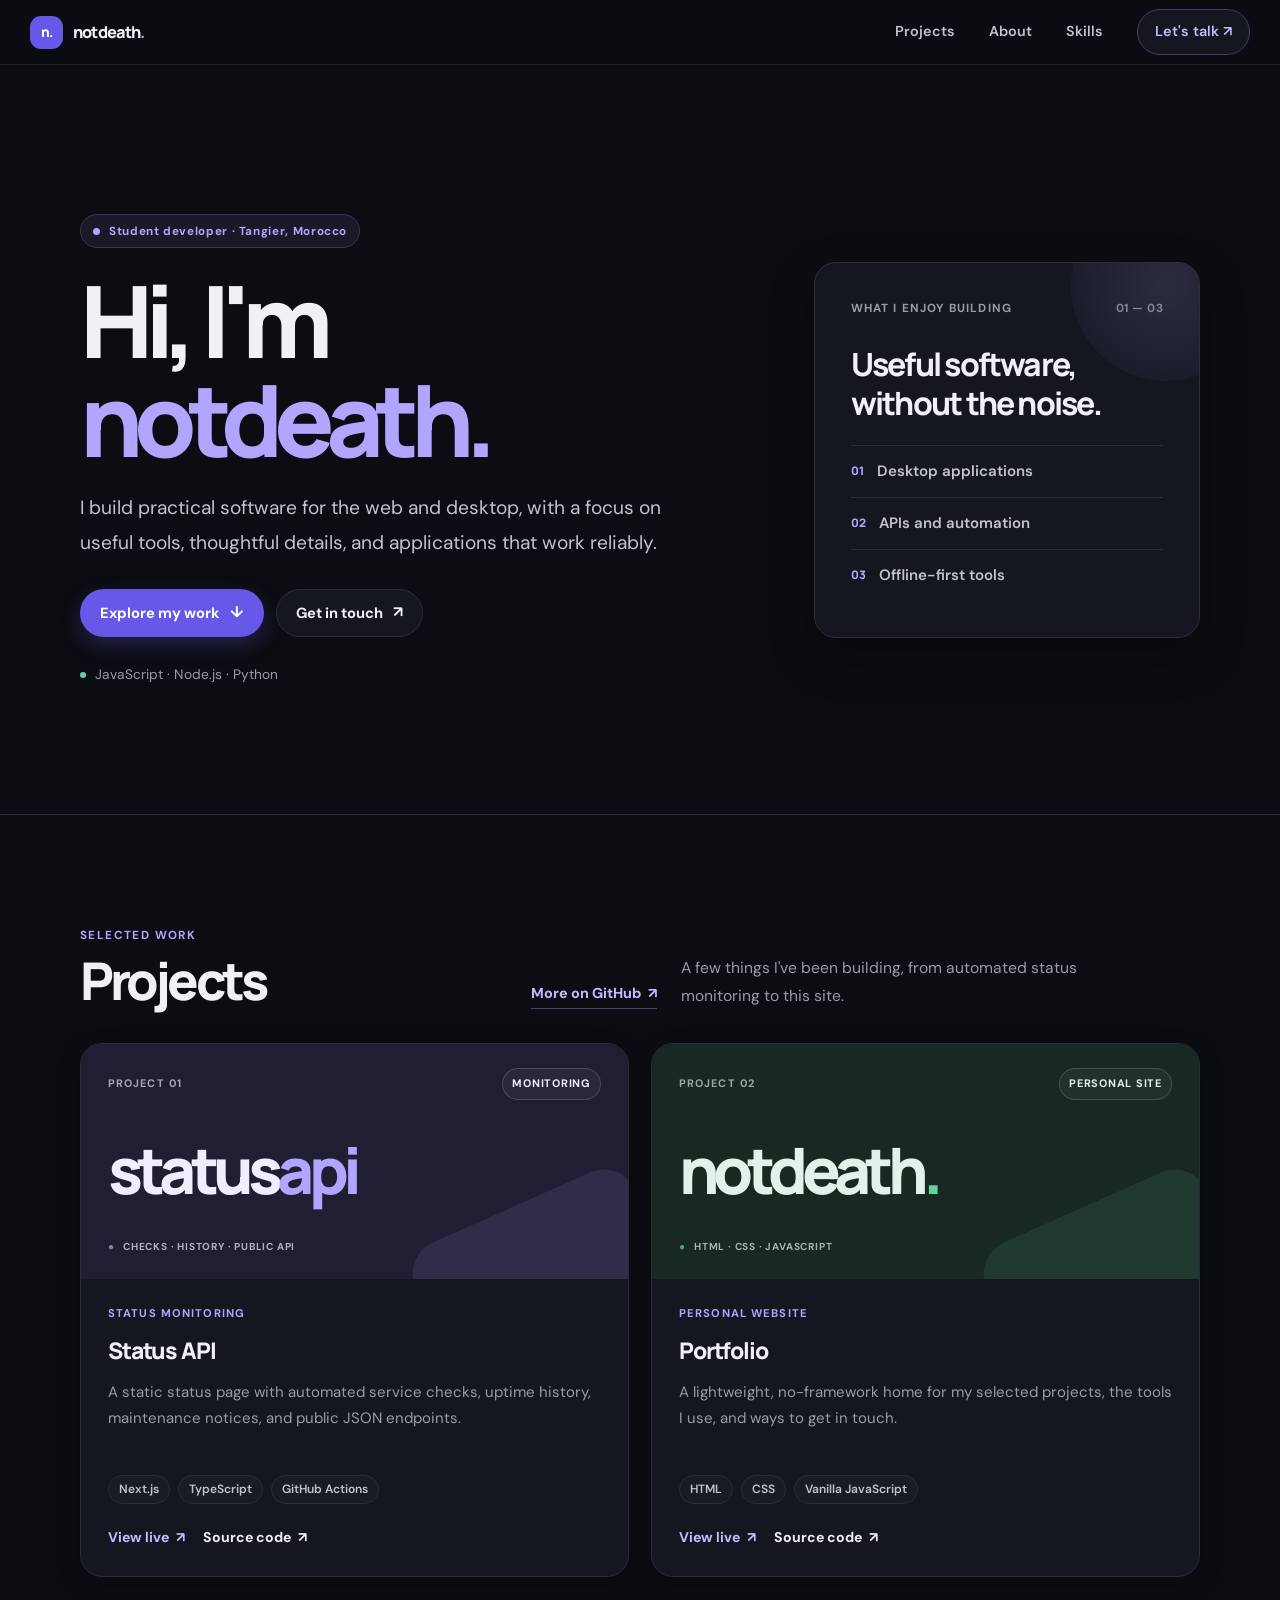
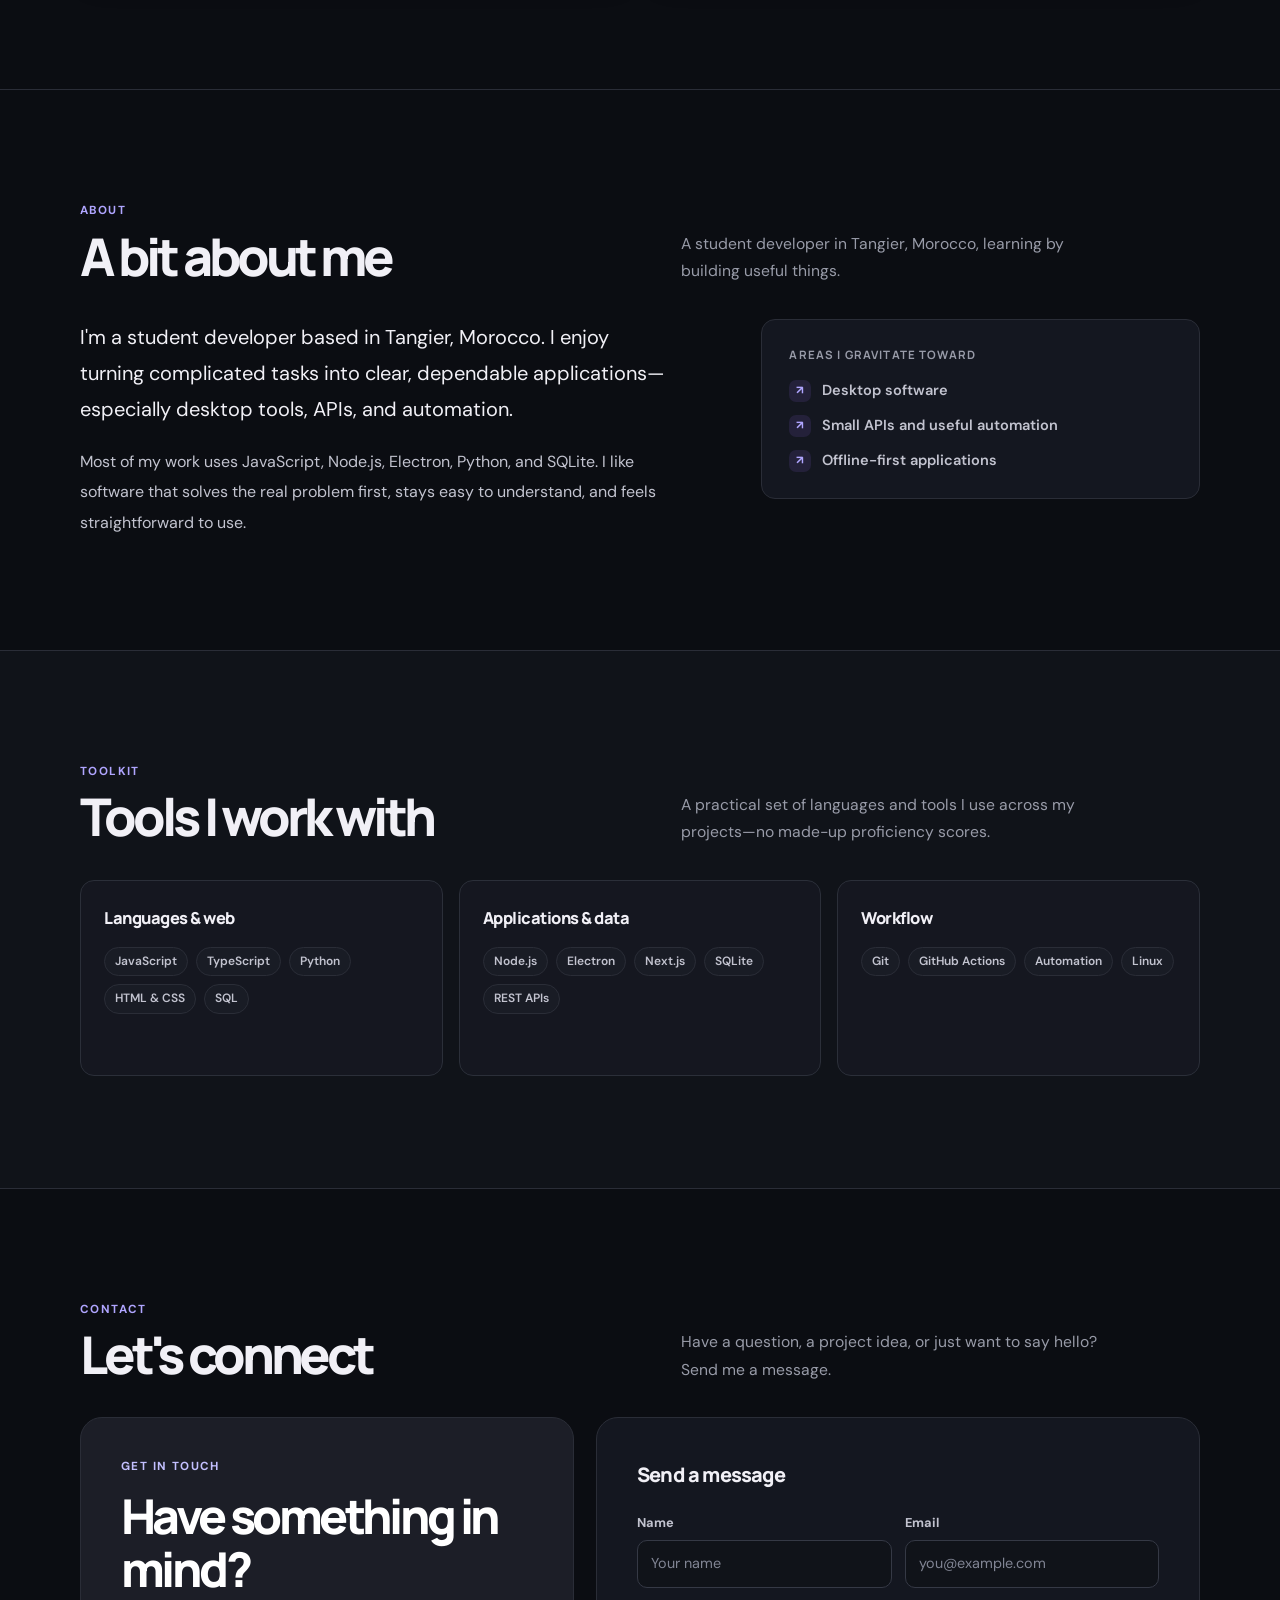
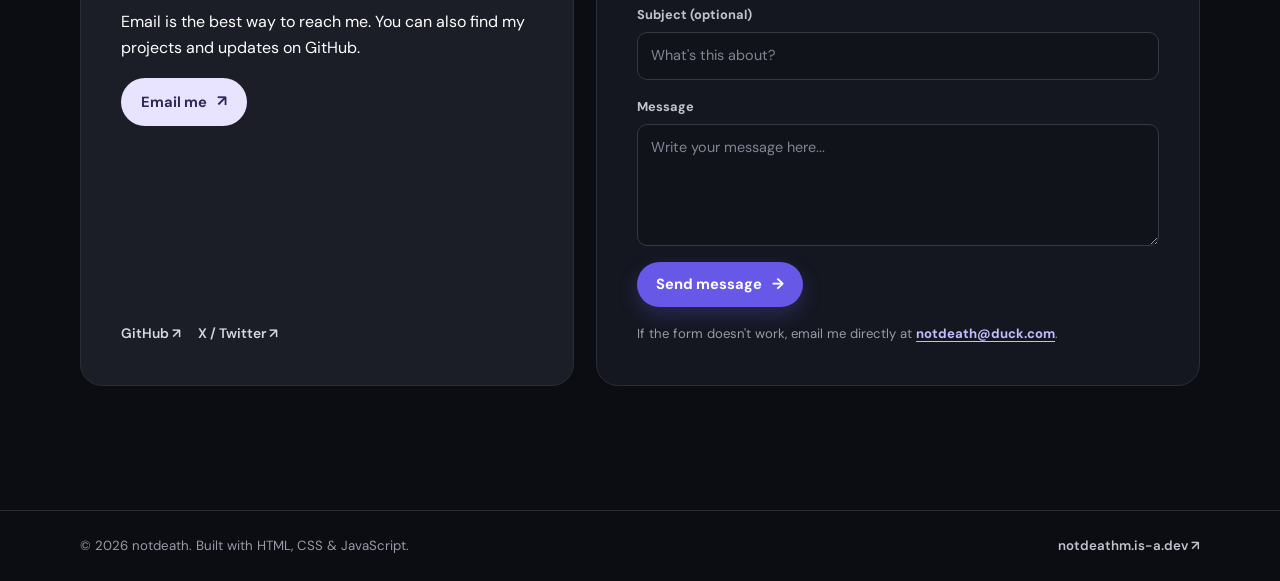
<file: index.html>
<!doctype html>
<html lang="en">
<head>
  <meta charset="utf-8">
  <meta name="viewport" content="width=device-width, initial-scale=1">
    <meta name="theme-color" content="#0b0d12">
  <meta name="description" content="Portfolio of notdeath, a student developer in Tangier, Morocco. Building useful web tools, desktop applications, and automation.">
  <meta name="author" content="notdeath">
  <meta property="og:type" content="website">
  <meta property="og:title" content="notdeath — Developer Portfolio">
  <meta property="og:description" content="A student developer building useful web tools, desktop applications, and automation from Tangier, Morocco.">
  <meta property="og:url" content="https://notdeathm.is-a.dev/">
  <meta name="twitter:card" content="summary">
  <link rel="canonical" href="https://notdeathm.is-a.dev/">
  <link rel="icon" type="image/png" href="/assets/icon.png">
  <link rel="manifest" href="/manifest.json">
  <link rel="preconnect" href="https://fonts.googleapis.com">
  <link rel="preconnect" href="https://fonts.gstatic.com" crossorigin>
  <link href="https://fonts.googleapis.com/css2?family=DM+Sans:wght@400;500;600;700&family=Manrope:wght@500;600;700;800&display=swap" rel="stylesheet">
  <title>notdeath — Developer Portfolio</title>

  <script type="application/ld+json">
    {
      "@context": "https://schema.org",
      "@type": "Person",
      "name": "notdeath",
      "url": "https://notdeathm.is-a.dev/",
      "jobTitle": "Student Developer",
      "address": {
        "@type": "PostalAddress",
        "addressLocality": "Tangier",
        "addressCountry": "Morocco"
      },
      "sameAs": ["https://github.com/notdeathm"]
    }
  </script>

  <!-- Google Analytics -->
  <script async src="https://www.googletagmanager.com/gtag/js?id=G-TZQLCC0LL8"></script>
  <script>
    window.dataLayer = window.dataLayer || [];
    function gtag() { window.dataLayer.push(arguments); }
    gtag('js', new Date());
    gtag('config', 'G-TZQLCC0LL8');
  </script>

  <style>
    :root {
      color-scheme: dark;
      --page: #0b0d12;
      --surface: #141720;
      --ink: #f1f0f6;
      --ink-soft: #c2c3cf;
      --muted: #989ba8;
      --line: #2a2d37;
      --accent: #b0a5ff;
      --accent-dark: #c3bbff;
      --accent-strong: #6758e8;
      --accent-strong-hover: #5949d6;
      --accent-soft: #24213a;
      --green: #62d2a0;
      --shadow: 0 18px 45px rgba(0, 0, 0, 0.28);
      --shadow-small: 0 8px 24px rgba(0, 0, 0, 0.2);
      --font-body: "DM Sans", -apple-system, BlinkMacSystemFont, "Segoe UI", sans-serif;
      --font-display: "Manrope", "DM Sans", -apple-system, BlinkMacSystemFont, "Segoe UI", sans-serif;
      --container: 1120px;
      --radius: 22px;
      --radius-small: 14px;
      --ease: cubic-bezier(0.2, 0.7, 0.2, 1);
    }

    *,
    *::before,
    *::after {
      box-sizing: border-box;
    }

    html {
      scroll-behavior: smooth;
      scroll-padding-top: 92px;
      background: var(--page);
    }

    body {
      min-width: 320px;
      margin: 0;
      background: var(--page);
      color: var(--ink);
      font-family: var(--font-body);
      font-size: 16px;
      line-height: 1.65;
      -webkit-font-smoothing: antialiased;
      text-rendering: optimizeLegibility;
    }

    body,
    button,
    input,
    textarea {
      font-family: var(--font-body);
    }

    a {
      color: inherit;
    }

    button,
    input,
    textarea {
      font: inherit;
    }

    ::selection {
      background: #403a63;
      color: #ffffff;
    }

    :focus-visible {
      outline: 3px solid rgba(176, 165, 255, 0.65);
      outline-offset: 4px;
    }

    .container {
      width: min(var(--container), calc(100% - 48px));
      margin-inline: auto;
    }

    .skip-link {
      position: fixed;
      top: 12px;
      left: 12px;
      z-index: 100;
      padding: 10px 14px;
      transform: translateY(-160%);
      border-radius: 10px;
      background: var(--accent-strong);
      color: #fff;
      text-decoration: none;
      transition: transform 180ms ease;
    }

    .skip-link:focus {
      transform: translateY(0);
    }

    /* Header and navigation */
    .site-header {
      position: fixed;
      top: 0;
      left: 0;
      z-index: 20;
      width: 100%;
      transform: none;
      border: 0;
      border-bottom: 1px solid rgba(255, 255, 255, 0.08);
      border-radius: 0;
      background: rgba(11, 13, 18, 0.94);
      box-shadow: none;
      backdrop-filter: blur(18px);
      -webkit-backdrop-filter: blur(18px);
      transition: top 420ms var(--ease), left 420ms var(--ease), width 420ms var(--ease), transform 420ms var(--ease), border-radius 420ms var(--ease), border-color 240ms ease, background-color 240ms ease, box-shadow 320ms ease;
    }

    .site-header.is-scrolled {
      top: 14px;
      left: 50%;
      width: min(1160px, calc(100% - 32px));
      transform: translateX(-50%);
      border: 1px solid rgba(255, 255, 255, 0.13);
      border-radius: 999px;
      background: rgba(20, 23, 32, 0.96);
      box-shadow: 0 16px 38px rgba(0, 0, 0, 0.32);
    }

    .nav-shell {
      position: relative;
      display: flex;
      width: 100%;
      min-height: 64px;
      align-items: center;
      justify-content: space-between;
      gap: 24px;
      padding: 0 clamp(16px, 3vw, 30px);
      transition: min-height 420ms var(--ease);
    }

    .site-header.is-scrolled .nav-shell {
      min-height: 60px;
    }

    main {
      padding-top: 82px;
    }

    .brand {
      display: inline-flex;
      align-items: center;
      gap: 10px;
      color: var(--ink);
      font-family: var(--font-display);
      font-size: 1.02rem;
      font-weight: 800;
      letter-spacing: -0.05em;
      text-decoration: none;
      white-space: nowrap;
    }

    .brand-mark {
      display: grid;
      width: 33px;
      height: 33px;
      place-items: center;
      border-radius: 11px;
      background: var(--accent-strong);
      color: #fff;
      font-size: 0.86rem;
      letter-spacing: -0.08em;
    }

    .brand-name span {
      color: var(--accent);
    }

    .primary-navigation {
      display: flex;
      align-items: center;
      gap: clamp(18px, 3vw, 34px);
    }

    .primary-navigation a {
      color: var(--ink-soft);
      font-size: 0.9rem;
      font-weight: 600;
      text-decoration: none;
      transition: color 160ms ease;
    }

    .primary-navigation a:hover {
      color: var(--accent);
    }

    .primary-navigation .nav-contact {
      padding: 10px 17px;
      border: 1px solid #423d63;
      border-radius: 999px;
      background: var(--surface);
      color: var(--accent-dark);
    }

    .primary-navigation .nav-contact:hover {
      border-color: var(--accent);
      background: var(--accent-soft);
    }

    .menu-toggle {
      display: none;
      align-items: center;
      justify-content: center;
      gap: 9px;
      min-height: 42px;
      padding: 0 14px;
      border: 1px solid var(--line);
      border-radius: 999px;
      background: var(--surface);
      color: var(--ink);
      font-size: 0.88rem;
      font-weight: 700;
      cursor: pointer;
    }

    .menu-icon {
      display: grid;
      gap: 4px;
    }

    .menu-icon span {
      display: block;
      width: 14px;
      height: 1.5px;
      border-radius: 99px;
      background: currentColor;
      transition: transform 180ms ease;
    }

    .menu-toggle[aria-expanded="true"] .menu-icon span:first-child {
      transform: translateY(2.75px) rotate(45deg);
    }

    .menu-toggle[aria-expanded="true"] .menu-icon span:last-child {
      transform: translateY(-2.75px) rotate(-45deg);
    }

    /* Hero */
    .hero {
      display: grid;
      grid-template-columns: minmax(0, 1.25fr) minmax(290px, 0.75fr);
      align-items: center;
      gap: clamp(42px, 7vw, 94px);
      padding-block: clamp(76px, 11vw, 132px) clamp(84px, 10vw, 132px);
    }

    .eyebrow,
    .section-kicker {
      margin: 0;
      color: var(--accent);
      font-size: 0.73rem;
      font-weight: 700;
      letter-spacing: 0.12em;
      line-height: 1.4;
      text-transform: uppercase;
    }

    .eyebrow {
      display: inline-flex;
      align-items: center;
      gap: 9px;
      margin-bottom: 23px;
      padding: 8px 12px;
      border: 1px solid #393451;
      border-radius: 999px;
      background: #1b1928;
      letter-spacing: 0.055em;
      text-transform: none;
    }

    .eyebrow-mark {
      width: 7px;
      height: 7px;
      border-radius: 50%;
      background: var(--accent);
    }

    h1,
    h2,
    h3,
    p {
      margin-top: 0;
    }

    h1,
    h2,
    h3 {
      font-family: var(--font-display);
    }

    .hero h1 {
      max-width: 730px;
      margin-bottom: 22px;
      font-size: clamp(3.4rem, 7.8vw, 6.7rem);
      font-weight: 800;
      letter-spacing: -0.085em;
      line-height: 0.99;
    }

    .hero h1 span {
      color: var(--accent);
    }

    .hero-lede {
      max-width: 630px;
      margin-bottom: 29px;
      color: var(--ink-soft);
      font-size: clamp(1.08rem, 1.7vw, 1.2rem);
      line-height: 1.8;
    }

    .hero-actions,
    .project-actions {
      display: flex;
      flex-wrap: wrap;
      align-items: center;
      gap: 12px;
    }

    .button {
      display: inline-flex;
      min-height: 48px;
      align-items: center;
      justify-content: center;
      gap: 10px;
      padding: 0 19px;
      border: 1px solid transparent;
      border-radius: 999px;
      font-size: 0.92rem;
      font-weight: 700;
      text-decoration: none;
      transition: transform 180ms var(--ease), background-color 180ms ease, border-color 180ms ease, box-shadow 180ms ease;
    }

    .button:hover {
      transform: translateY(-2px);
    }

    .button-primary {
      background: var(--accent-strong);
      box-shadow: 0 8px 20px rgba(113, 98, 245, 0.24);
      color: #fff;
    }

    .button-primary:hover {
      background: var(--accent-strong-hover);
      box-shadow: 0 10px 24px rgba(113, 98, 245, 0.32);
    }

    .button-secondary {
      border-color: var(--line);
      background: var(--surface);
      color: var(--ink);
    }

    .button-secondary:hover {
      border-color: #514b7a;
      background: #201d31;
    }

    .button-arrow {
      font-size: 1.05em;
      line-height: 1;
    }

    .hero-note {
      display: flex;
      align-items: center;
      gap: 9px;
      margin: 26px 0 0;
      color: var(--muted);
      font-size: 0.86rem;
    }

    .hero-note-mark {
      width: 6px;
      height: 6px;
      border-radius: 50%;
      background: var(--green);
    }

    .focus-card {
      position: relative;
      overflow: hidden;
      padding: clamp(25px, 3.4vw, 36px);
      border: 1px solid #302d3b;
      border-radius: var(--radius);
      background: var(--surface);
      box-shadow: var(--shadow);
    }

    .focus-card::after {
      position: absolute;
      top: -72px;
      right: -62px;
      width: 190px;
      height: 190px;
      border-radius: 50%;
      background: radial-gradient(circle, rgba(176, 165, 255, 0.15), rgba(176, 165, 255, 0));
      content: "";
      pointer-events: none;
    }

    .focus-card-head {
      display: flex;
      align-items: center;
      justify-content: space-between;
      gap: 16px;
      margin-bottom: 27px;
      color: var(--muted);
      font-size: 0.73rem;
      font-weight: 700;
      letter-spacing: 0.1em;
      text-transform: uppercase;
    }

    .focus-card-head span:last-child {
      color: #7f8291;
      letter-spacing: 0.04em;
    }

    .focus-card h2 {
      max-width: 330px;
      margin-bottom: 22px;
      font-size: clamp(1.55rem, 2.7vw, 2rem);
      font-weight: 750;
      letter-spacing: -0.055em;
      line-height: 1.22;
    }

    .focus-list {
      display: grid;
      gap: 0;
      margin: 0;
      padding: 0;
      list-style: none;
    }

    .focus-list li {
      display: flex;
      align-items: center;
      gap: 13px;
      padding: 13px 0;
      border-top: 1px solid var(--line);
      color: var(--ink-soft);
      font-size: 0.94rem;
      font-weight: 600;
    }

    .focus-list li span {
      color: var(--accent);
      font-family: var(--font-display);
      font-size: 0.73rem;
      font-weight: 800;
      letter-spacing: 0.03em;
    }

    /* Shared sections */
    .section {
      padding-block: clamp(70px, 9vw, 112px);
      border-top: 1px solid var(--line);
    }

    .section-heading {
      display: grid;
      grid-template-columns: minmax(0, 1fr) minmax(250px, 0.9fr);
      align-items: end;
      gap: 24px;
      margin-bottom: 34px;
    }

    .section-heading-row {
      display: flex;
      min-width: 0;
      align-items: flex-end;
      justify-content: space-between;
      gap: 20px;
    }

    .section-kicker {
      margin-bottom: 10px;
    }

    .section-heading h2 {
      margin-bottom: 0;
      font-size: clamp(2.1rem, 4.3vw, 3.25rem);
      font-weight: 800;
      letter-spacing: -0.075em;
      line-height: 1.08;
    }

    .section-heading-copy {
      max-width: 440px;
      margin: 0;
      color: var(--muted);
      font-size: 0.98rem;
      line-height: 1.75;
    }

    .text-link {
      display: inline-flex;
      flex: 0 0 auto;
      align-items: center;
      gap: 7px;
      padding-bottom: 3px;
      border-bottom: 1px solid #4c466e;
      color: var(--accent-dark);
      font-size: 0.9rem;
      font-weight: 700;
      text-decoration: none;
      transition: border-color 160ms ease, color 160ms ease;
    }

    .text-link:hover {
      border-color: var(--accent);
      color: var(--accent);
    }

    /* Featured projects */
    .projects-grid {
      display: grid;
      grid-template-columns: repeat(2, minmax(0, 1fr));
      gap: 22px;
    }

    .project-card {
      overflow: hidden;
      border: 1px solid var(--line);
      border-radius: var(--radius);
      background: var(--surface);
      box-shadow: var(--shadow-small);
      transition: transform 220ms var(--ease), box-shadow 220ms var(--ease), border-color 220ms ease;
    }

    .project-card:hover {
      transform: translateY(-4px);
      border-color: #48435d;
      box-shadow: var(--shadow);
    }

    .project-cover {
      position: relative;
      display: flex;
      min-height: 235px;
      flex-direction: column;
      justify-content: space-between;
      overflow: hidden;
      padding: 24px 27px;
    }

    .cover-status {
      background: #211e34;
      color: #f0edff;
    }

    .cover-portfolio {
      background: #182822;
      color: #e1f2e9;
    }

    .cover-status::before,
    .cover-portfolio::before {
      position: absolute;
      right: -34px;
      bottom: -72px;
      width: 240px;
      height: 150px;
      transform: rotate(-24deg);
      border-radius: 34px;
      background: rgba(176, 165, 255, 0.1);
      content: "";
    }

    .cover-portfolio::before {
      background: rgba(98, 210, 160, 0.1);
    }

    .cover-top,
    .cover-bottom {
      position: relative;
      z-index: 1;
      display: flex;
      align-items: center;
      justify-content: space-between;
      gap: 12px;
      font-size: 0.68rem;
      font-weight: 700;
      letter-spacing: 0.1em;
      text-transform: uppercase;
    }

    .cover-label {
      opacity: 0.65;
    }

    .cover-badge {
      padding: 6px 9px;
      border: 1px solid rgba(240, 237, 255, 0.16);
      border-radius: 999px;
      background: rgba(255, 255, 255, 0.045);
      letter-spacing: 0.07em;
    }

    .cover-portfolio .cover-badge {
      border-color: rgba(225, 242, 233, 0.16);
    }

    .cover-wordmark {
      position: relative;
      z-index: 1;
      margin: 13px 0;
      font-family: var(--font-display);
      font-size: clamp(2.65rem, 5vw, 4.3rem);
      font-weight: 800;
      letter-spacing: -0.09em;
      line-height: 1;
    }

    .cover-wordmark span {
      color: var(--accent);
    }

    .cover-portfolio .cover-wordmark span {
      color: var(--green);
    }

    .cover-bottom {
      justify-content: flex-start;
      gap: 8px;
      font-size: 0.63rem;
      letter-spacing: 0.08em;
      opacity: 0.7;
    }

    .cover-bottom span {
      color: var(--accent);
    }

    .cover-portfolio .cover-bottom span {
      color: var(--green);
    }

    .project-content {
      padding: 25px 27px 27px;
    }

    .project-type {
      margin-bottom: 9px;
      color: var(--accent);
      font-size: 0.7rem;
      font-weight: 700;
      letter-spacing: 0.1em;
      text-transform: uppercase;
    }

    .project-content h3 {
      margin-bottom: 9px;
      font-size: 1.43rem;
      font-weight: 800;
      letter-spacing: -0.05em;
    }

    .project-description {
      min-height: 77px;
      margin-bottom: 19px;
      color: var(--muted);
      font-size: 0.94rem;
      line-height: 1.75;
    }

    .tag-list {
      display: flex;
      flex-wrap: wrap;
      gap: 8px;
      margin: 0 0 22px;
      padding: 0;
      list-style: none;
    }

    .tag-list li {
      padding: 6px 10px;
      border: 1px solid var(--line);
      border-radius: 999px;
      background: #191c25;
      color: var(--ink-soft);
      font-size: 0.75rem;
      font-weight: 600;
      line-height: 1.3;
    }

    .project-actions {
      gap: 18px;
    }

    .project-actions a {
      display: inline-flex;
      align-items: center;
      gap: 7px;
      color: var(--ink);
      font-size: 0.88rem;
      font-weight: 700;
      text-decoration: none;
      transition: color 160ms ease;
    }

    .project-actions a:hover {
      color: var(--accent);
    }

    .project-actions a:first-child {
      color: var(--accent-dark);
    }

    /* About */
    .about-grid {
      display: grid;
      grid-template-columns: minmax(0, 1.15fr) minmax(260px, 0.85fr);
      gap: clamp(34px, 7vw, 88px);
      align-items: start;
    }

    .about-copy p {
      max-width: 690px;
      color: var(--ink-soft);
      font-size: 1rem;
      line-height: 1.9;
    }

    .about-copy p:first-child {
      color: var(--ink);
      font-size: clamp(1.12rem, 1.7vw, 1.25rem);
      line-height: 1.8;
    }

    .about-copy p:last-child {
      margin-bottom: 0;
    }

    .about-note {
      padding: 25px 27px;
      border: 1px solid var(--line);
      border-radius: var(--radius-small);
      background: var(--surface);
    }

    .about-note h3 {
      margin: 0 0 15px;
      color: var(--muted);
      font-size: 0.72rem;
      font-weight: 700;
      letter-spacing: 0.1em;
      text-transform: uppercase;
    }

    .about-note ul {
      display: grid;
      gap: 11px;
      margin: 0;
      padding: 0;
      list-style: none;
    }

    .about-note li {
      display: flex;
      align-items: center;
      gap: 11px;
      color: var(--ink-soft);
      font-size: 0.91rem;
      font-weight: 600;
    }

    .list-mark {
      display: grid;
      width: 22px;
      height: 22px;
      flex: 0 0 22px;
      place-items: center;
      border-radius: 7px;
      background: var(--accent-soft);
      color: var(--accent);
      font-size: 0.73rem;
      font-weight: 800;
    }

    /* Skills */
    .skills-section {
      background: #101319;
    }

    .toolkit-grid {
      display: grid;
      grid-template-columns: repeat(3, minmax(0, 1fr));
      gap: 16px;
    }

    .toolkit-card {
      min-height: 196px;
      padding: 23px;
      border: 1px solid #2b2f39;
      border-radius: var(--radius-small);
      background: rgba(22, 25, 33, 0.88);
    }

    .toolkit-card h3 {
      margin-bottom: 16px;
      font-size: 1.03rem;
      font-weight: 800;
      letter-spacing: -0.03em;
    }

    .toolkit-card .tag-list {
      gap: 8px;
      margin-bottom: 0;
    }

    /* Contact */
    .contact-section {
      padding-bottom: clamp(76px, 10vw, 124px);
    }

    .contact-layout {
      display: grid;
      grid-template-columns: minmax(0, 0.9fr) minmax(0, 1.1fr);
      gap: 22px;
      align-items: stretch;
    }

    .contact-copy,
    .contact-form-card {
      padding: clamp(25px, 4vw, 40px);
      border: 1px solid var(--line);
      border-radius: var(--radius);
      background: var(--surface);
    }

    .contact-copy {
      display: flex;
      flex-direction: column;
      align-items: flex-start;
      justify-content: space-between;
      background: #1c1e27;
      color: #fff;
    }

    .contact-copy .section-kicker {
      color: #c3c0ff;
    }

    .contact-copy h2 {
      max-width: 400px;
      margin: 14px 0 13px;
      font-size: clamp(2rem, 4vw, 3rem);
      font-weight: 800;
      letter-spacing: -0.075em;
      line-height: 1.12;
    }

    .contact-copy > p:not(.section-kicker) {
      max-width: 420px;
      margin-bottom: 25px;
      color: #cfced8;
      font-size: 0.94rem;
      line-height: 1.8;
    }

    .contact-copy .button-primary {
      background: #e8e4ff;
      box-shadow: none;
      color: #302a59;
    }

    .contact-copy .button-primary:hover {
      background: #f4f2ff;
    }

    .social-links {
      display: flex;
      flex-wrap: wrap;
      gap: 17px;
      margin-top: 29px;
    }

    .social-links a {
      color: #d8d7e1;
      font-size: 0.86rem;
      font-weight: 600;
      text-decoration: none;
      transition: color 160ms ease;
    }

    .social-links a:hover {
      color: #fff;
    }

    .contact-form-card {
      display: flex;
      flex-direction: column;
      justify-content: center;
    }

    .contact-form-card h3 {
      margin-bottom: 21px;
      font-size: 1.25rem;
      font-weight: 800;
      letter-spacing: -0.04em;
    }

    .contact-form {
      display: grid;
      gap: 16px;
    }

    .form-row {
      display: grid;
      grid-template-columns: repeat(2, minmax(0, 1fr));
      gap: 13px;
    }

    .form-group {
      display: grid;
      gap: 7px;
    }

    .form-group label {
      color: var(--ink-soft);
      font-size: 0.8rem;
      font-weight: 700;
    }

    .form-group input,
    .form-group textarea {
      width: 100%;
      min-height: 46px;
      padding: 11px 13px;
      border: 1px solid #353945;
      border-radius: 10px;
      outline: none;
      background: #101319;
      color: var(--ink);
      font-size: 0.9rem;
      transition: border-color 160ms ease, box-shadow 160ms ease, background-color 160ms ease;
    }

    .form-group input::placeholder,
    .form-group textarea::placeholder {
      color: #818594;
    }

    .form-group input:focus,
    .form-group textarea:focus {
      border-color: #948aff;
      background: #181b24;
      box-shadow: 0 0 0 3px rgba(176, 165, 255, 0.14);
    }

    .form-group textarea {
      min-height: 122px;
      resize: vertical;
    }

    .form-footer {
      display: flex;
      flex-wrap: wrap;
      align-items: center;
      gap: 13px;
    }

    .form-footer .button {
      min-height: 45px;
      border: 0;
      cursor: pointer;
    }

    .form-footer .button:disabled {
      cursor: wait;
      opacity: 0.7;
      transform: none;
    }

    .form-status {
      min-height: 1.4em;
      margin: 0;
      color: var(--green);
      font-size: 0.84rem;
      font-weight: 600;
    }

    .form-status.error {
      color: #ff9292;
    }

    .form-fallback {
      margin: 0;
      color: var(--muted);
      font-size: 0.82rem;
    }

    .form-fallback a {
      color: var(--accent-dark);
      font-weight: 700;
      text-underline-offset: 3px;
    }

    /* Footer */
    .site-footer {
      padding-block: 24px;
      border-top: 1px solid var(--line);
    }

    .footer-inner {
      display: flex;
      align-items: center;
      justify-content: space-between;
      gap: 16px;
      color: var(--muted);
      font-size: 0.83rem;
    }

    .footer-inner p {
      margin: 0;
    }

    .footer-site-link {
      color: var(--ink-soft);
      font-weight: 600;
      text-decoration: none;
    }

    .footer-site-link:hover {
      color: var(--accent);
    }

    @media (max-width: 900px) {
      .hero {
        grid-template-columns: minmax(0, 1.1fr) minmax(260px, 0.9fr);
        gap: 34px;
      }

      .section-heading {
        grid-template-columns: 1fr;
        align-items: start;
      }

      .section-heading-row {
        width: 100%;
      }

      .contact-layout {
        grid-template-columns: 1fr;
      }

      .contact-copy {
        min-height: 320px;
      }
    }

    @media (max-width: 720px) {
      .container {
        width: min(var(--container), calc(100% - 36px));
      }

      .nav-shell {
        min-height: 68px;
      }

      .menu-toggle {
        display: inline-flex;
      }

      .primary-navigation {
        position: absolute;
        top: calc(100% + 8px);
        right: 0;
        left: 0;
        display: none;
        align-items: stretch;
        gap: 2px;
        padding: 9px;
        border: 1px solid var(--line);
        border-radius: 16px;
        background: var(--surface);
        box-shadow: var(--shadow);
      }

      .primary-navigation.is-open {
        display: flex;
        flex-direction: column;
      }

      .primary-navigation a {
        padding: 11px 12px;
        border-radius: 10px;
      }

      .primary-navigation a:hover {
        background: #201d31;
      }

      .primary-navigation .nav-contact {
        margin-top: 3px;
        border-color: transparent;
        background: var(--accent-strong);
        color: #fff;
      }

      .hero {
        grid-template-columns: 1fr;
        gap: 38px;
        padding-block: 67px 76px;
      }

      .hero h1 {
        font-size: clamp(3.45rem, 13vw, 5.6rem);
      }

      .hero-lede {
        max-width: 620px;
      }

      .focus-card {
        max-width: 540px;
      }

      .projects-grid,
      .about-grid {
        grid-template-columns: 1fr;
      }

      .about-grid {
        gap: 25px;
      }

      .toolkit-grid {
        grid-template-columns: repeat(2, minmax(0, 1fr));
      }
    }

    @media (max-width: 520px) {
      .container {
        width: min(var(--container), calc(100% - 30px));
      }

      .hero {
        padding-top: 55px;
      }

      .hero h1 {
        font-size: clamp(3.1rem, 14vw, 4.6rem);
      }

      .hero-actions {
        align-items: stretch;
      }

      .hero-actions .button {
        flex: 1 1 100%;
      }

      .section-heading-row {
        align-items: flex-start;
        flex-direction: column;
      }

      .project-cover {
        min-height: 205px;
        padding: 21px;
      }

      .project-content {
        padding: 22px;
      }

      .project-description {
        min-height: 0;
      }

      .toolkit-grid {
        grid-template-columns: 1fr;
      }

      .toolkit-card {
        min-height: 0;
      }

      .form-row {
        grid-template-columns: 1fr;
      }

      .contact-copy,
      .contact-form-card {
        padding: 24px 21px;
      }

      .footer-inner {
        align-items: flex-start;
        flex-direction: column;
      }
    }

    @media (prefers-reduced-motion: reduce) {
      html {
        scroll-behavior: auto;
      }

      *,
      *::before,
      *::after {
        animation-duration: 0.01ms !important;
        animation-iteration-count: 1 !important;
        scroll-behavior: auto !important;
        transition-duration: 0.01ms !important;
      }
    }
  </style>
</head>
<body>
  <a class="skip-link" href="#main">Skip to content</a>

  <header class="site-header">
    <div class="nav-shell">
      <a class="brand" href="#home" aria-label="notdeath home">
        <span class="brand-mark" aria-hidden="true">n.</span>
        <span class="brand-name">notdeath<span>.</span></span>
      </a>

      <button class="menu-toggle" id="menu-toggle" type="button" aria-expanded="false" aria-controls="primary-navigation">
        <span>Menu</span>
        <span class="menu-icon" aria-hidden="true"><span></span><span></span></span>
      </button>

      <nav class="primary-navigation" id="primary-navigation" aria-label="Primary navigation">
        <a href="#projects">Projects</a>
        <a href="#about">About</a>
        <a href="#skills">Skills</a>
        <a class="nav-contact" href="#contact">Let's talk <span aria-hidden="true">↗</span></a>
      </nav>
    </div>
  </header>

  <main id="main">
    <section class="hero container" id="home" aria-labelledby="hero-title">
      <div class="hero-copy">
        <p class="eyebrow"><span class="eyebrow-mark" aria-hidden="true"></span> Student developer · Tangier, Morocco</p>
        <h1 id="hero-title">Hi, I'm<br><span>notdeath.</span></h1>
        <p class="hero-lede">I build practical software for the web and desktop, with a focus on useful tools, thoughtful details, and applications that work reliably.</p>
        <div class="hero-actions">
          <a class="button button-primary" href="#projects">Explore my work <span class="button-arrow" aria-hidden="true">↓</span></a>
          <a class="button button-secondary" href="#contact">Get in touch <span class="button-arrow" aria-hidden="true">↗</span></a>
        </div>
        <p class="hero-note"><span class="hero-note-mark" aria-hidden="true"></span> JavaScript · Node.js · Python</p>
      </div>

      <aside class="focus-card" aria-labelledby="focus-title">
        <div class="focus-card-head"><span>What I enjoy building</span><span>01 — 03</span></div>
        <h2 id="focus-title">Useful software, without the noise.</h2>
        <ul class="focus-list">
          <li><span aria-hidden="true">01</span> Desktop applications</li>
          <li><span aria-hidden="true">02</span> APIs and automation</li>
          <li><span aria-hidden="true">03</span> Offline-first tools</li>
        </ul>
      </aside>
    </section>

    <section class="section" id="projects" aria-labelledby="projects-title">
      <div class="container">
        <div class="section-heading">
          <div class="section-heading-row">
            <div>
              <p class="section-kicker">Selected work</p>
              <h2 id="projects-title">Projects</h2>
            </div>
            <a class="text-link" href="https://github.com/notdeathm?tab=repositories" target="_blank" rel="noopener noreferrer">More on GitHub <span aria-hidden="true">↗</span></a>
          </div>
          <p class="section-heading-copy">A few things I've been building, from automated status monitoring to this site.</p>
        </div>

        <div class="projects-grid">
          <article class="project-card">
            <div class="project-cover cover-status" aria-hidden="true">
              <div class="cover-top"><span class="cover-label">Project 01</span><span class="cover-badge">Monitoring</span></div>
              <div class="cover-wordmark">status<span>api</span></div>
              <div class="cover-bottom"><span>●</span> Checks · history · public API</div>
            </div>
            <div class="project-content">
              <p class="project-type">Status monitoring</p>
              <h3>Status API</h3>
              <p class="project-description">A static status page with automated service checks, uptime history, maintenance notices, and public JSON endpoints.</p>
              <ul class="tag-list" aria-label="Technologies used">
                <li>Next.js</li>
                <li>TypeScript</li>
                <li>GitHub Actions</li>
              </ul>
              <div class="project-actions">
                <a href="https://notdeathm.is-a.dev/statusapi/" target="_blank" rel="noopener noreferrer">View live <span aria-hidden="true">↗</span></a>
                <a href="https://github.com/notdeathm/statusapi" target="_blank" rel="noopener noreferrer">Source code <span aria-hidden="true">↗</span></a>
              </div>
            </div>
          </article>

          <article class="project-card">
            <div class="project-cover cover-portfolio" aria-hidden="true">
              <div class="cover-top"><span class="cover-label">Project 02</span><span class="cover-badge">Personal site</span></div>
              <div class="cover-wordmark">notdeath<span>.</span></div>
              <div class="cover-bottom"><span>●</span> HTML · CSS · JavaScript</div>
            </div>
            <div class="project-content">
              <p class="project-type">Personal website</p>
              <h3>Portfolio</h3>
              <p class="project-description">A lightweight, no-framework home for my selected projects, the tools I use, and ways to get in touch.</p>
              <ul class="tag-list" aria-label="Technologies used">
                <li>HTML</li>
                <li>CSS</li>
                <li>Vanilla JavaScript</li>
              </ul>
              <div class="project-actions">
                <a href="https://notdeathm.is-a.dev/" target="_blank" rel="noopener noreferrer">View live <span aria-hidden="true">↗</span></a>
                <a href="https://github.com/notdeathm/notdeathm.github.io" target="_blank" rel="noopener noreferrer">Source code <span aria-hidden="true">↗</span></a>
              </div>
            </div>
          </article>
        </div>
      </div>
    </section>

    <section class="section" id="about" aria-labelledby="about-title">
      <div class="container">
        <div class="section-heading">
          <div>
            <p class="section-kicker">About</p>
            <h2 id="about-title">A bit about me</h2>
          </div>
          <p class="section-heading-copy">A student developer in Tangier, Morocco, learning by building useful things.</p>
        </div>

        <div class="about-grid">
          <div class="about-copy">
            <p>I'm a student developer based in Tangier, Morocco. I enjoy turning complicated tasks into clear, dependable applications—especially desktop tools, APIs, and automation.</p>
            <p>Most of my work uses JavaScript, Node.js, Electron, Python, and SQLite. I like software that solves the real problem first, stays easy to understand, and feels straightforward to use.</p>
          </div>
          <aside class="about-note" aria-labelledby="interests-title">
            <h3 id="interests-title">Areas I gravitate toward</h3>
            <ul>
              <li><span class="list-mark" aria-hidden="true">↗</span> Desktop software</li>
              <li><span class="list-mark" aria-hidden="true">↗</span> Small APIs and useful automation</li>
              <li><span class="list-mark" aria-hidden="true">↗</span> Offline-first applications</li>
            </ul>
          </aside>
        </div>
      </div>
    </section>

    <section class="section skills-section" id="skills" aria-labelledby="skills-title">
      <div class="container">
        <div class="section-heading">
          <div>
            <p class="section-kicker">Toolkit</p>
            <h2 id="skills-title">Tools I work with</h2>
          </div>
          <p class="section-heading-copy">A practical set of languages and tools I use across my projects—no made-up proficiency scores.</p>
        </div>

        <div class="toolkit-grid">
          <article class="toolkit-card">
            <h3>Languages &amp; web</h3>
            <ul class="tag-list">
              <li>JavaScript</li>
              <li>TypeScript</li>
              <li>Python</li>
              <li>HTML &amp; CSS</li>
              <li>SQL</li>
            </ul>
          </article>
          <article class="toolkit-card">
            <h3>Applications &amp; data</h3>
            <ul class="tag-list">
              <li>Node.js</li>
              <li>Electron</li>
              <li>Next.js</li>
              <li>SQLite</li>
              <li>REST APIs</li>
            </ul>
          </article>
          <article class="toolkit-card">
            <h3>Workflow</h3>
            <ul class="tag-list">
              <li>Git</li>
              <li>GitHub Actions</li>
              <li>Automation</li>
              <li>Linux</li>
            </ul>
          </article>
        </div>
      </div>
    </section>

    <section class="section contact-section" id="contact" aria-labelledby="contact-title">
      <div class="container">
        <div class="section-heading">
          <div>
            <p class="section-kicker">Contact</p>
            <h2 id="contact-title">Let's connect</h2>
          </div>
          <p class="section-heading-copy">Have a question, a project idea, or just want to say hello? Send me a message.</p>
        </div>

        <div class="contact-layout">
          <div class="contact-copy">
            <div>
              <p class="section-kicker">Get in touch</p>
              <h2>Have something in mind?</h2>
              <p>Email is the best way to reach me. You can also find my projects and updates on GitHub.</p>
              <a class="button button-primary" href="mailto:notdeath@duck.com">Email me <span class="button-arrow" aria-hidden="true">↗</span></a>
            </div>
            <nav class="social-links" aria-label="Social links">
              <a href="https://github.com/notdeathm" target="_blank" rel="noopener noreferrer">GitHub <span aria-hidden="true">↗</span></a>
              <a href="https://twitter.com/notdeath_m" target="_blank" rel="noopener noreferrer">X / Twitter <span aria-hidden="true">↗</span></a>
            </nav>
          </div>

          <div class="contact-form-card">
            <h3>Send a message</h3>
            <form class="contact-form" id="contact-form" action="https://formsubmit.co/notdeath@duck.com" method="POST">
              <div class="form-row">
                <div class="form-group">
                  <label for="name">Name</label>
                  <input id="name" name="name" type="text" autocomplete="name" placeholder="Your name" maxlength="100" required>
                </div>
                <div class="form-group">
                  <label for="email">Email</label>
                  <input id="email" name="email" type="email" autocomplete="email" placeholder="you@example.com" maxlength="254" required>
                </div>
              </div>
              <div class="form-group">
                <label for="subject">Subject <span>(optional)</span></label>
                <input id="subject" name="_subject" type="text" placeholder="What's this about?" maxlength="150">
              </div>
              <div class="form-group">
                <label for="message">Message</label>
                <textarea id="message" name="message" placeholder="Write your message here..." maxlength="5000" required></textarea>
              </div>
              <div class="form-footer">
                <button class="button button-primary" id="submit-button" type="submit">Send message <span class="button-arrow" aria-hidden="true">→</span></button>
                <p class="form-status" id="form-status" role="status" aria-live="polite"></p>
              </div>
              <p class="form-fallback">If the form doesn't work, email me directly at <a href="mailto:notdeath@duck.com">notdeath@duck.com</a>.</p>
            </form>
          </div>
        </div>
      </div>
    </section>
  </main>

  <footer class="site-footer">
    <div class="container footer-inner">
      <p>© <span id="footer-year"></span> notdeath. Built with HTML, CSS &amp; JavaScript.</p>
      <a class="footer-site-link" href="https://notdeathm.is-a.dev/">notdeathm.is-a.dev <span aria-hidden="true">↗</span></a>
    </div>
  </footer>

  <script>
    const siteHeader = document.querySelector('.site-header');
    const updateHeaderOnScroll = () => {
      siteHeader.classList.toggle('is-scrolled', window.scrollY > 48);
    };
    updateHeaderOnScroll();
    window.addEventListener('scroll', updateHeaderOnScroll, { passive: true });

    const menuToggle = document.getElementById('menu-toggle');
    const primaryNavigation = document.getElementById('primary-navigation');

    function closeMenu() {
      menuToggle.setAttribute('aria-expanded', 'false');
      primaryNavigation.classList.remove('is-open');
    }

    menuToggle.addEventListener('click', () => {
      const isExpanded = menuToggle.getAttribute('aria-expanded') === 'true';
      menuToggle.setAttribute('aria-expanded', String(!isExpanded));
      primaryNavigation.classList.toggle('is-open', !isExpanded);
    });

    primaryNavigation.querySelectorAll('a').forEach((link) => {
      link.addEventListener('click', closeMenu);
    });

    document.addEventListener('keydown', (event) => {
      if (event.key === 'Escape') closeMenu();
    });

    document.addEventListener('click', (event) => {
      const menuIsOpen = menuToggle.getAttribute('aria-expanded') === 'true';
      if (menuIsOpen && !primaryNavigation.contains(event.target) && !menuToggle.contains(event.target)) {
        closeMenu();
      }
    });

    document.getElementById('footer-year').textContent = new Date().getFullYear();

    const contactForm = document.getElementById('contact-form');
    const formStatus = document.getElementById('form-status');
    const submitButton = document.getElementById('submit-button');
    let statusResetTimer;

    contactForm.addEventListener('submit', async (event) => {
      event.preventDefault();
      window.clearTimeout(statusResetTimer);
      formStatus.textContent = '';
      formStatus.classList.remove('error');
      submitButton.disabled = true;
      submitButton.textContent = 'Sending…';

      const formData = new FormData(contactForm);
      const messageData = {
        name: formData.get('name'),
        email: formData.get('email'),
        _subject: formData.get('subject') || 'Message from portfolio',
        message: formData.get('message')
      };

      try {
        const response = await fetch('https://formsubmit.co/ajax/notdeath@duck.com', {
          method: 'POST',
          headers: {
            'Content-Type': 'application/json',
            'Accept': 'application/json'
          },
          body: JSON.stringify(messageData)
        });

        if (!response.ok) throw new Error('Message could not be sent.');

        formStatus.textContent = 'Thanks — your message has been sent.';
        contactForm.reset();
        submitButton.textContent = 'Message sent ✓';
      } catch (error) {
        formStatus.textContent = 'Something went wrong. Please email me directly instead.';
        formStatus.classList.add('error');
        submitButton.textContent = 'Try again';
      } finally {
        statusResetTimer = window.setTimeout(() => {
          formStatus.textContent = '';
          formStatus.classList.remove('error');
          submitButton.disabled = false;
          submitButton.innerHTML = 'Send message <span class="button-arrow" aria-hidden="true">→</span>';
        }, 6000);
      }
    });

    if ('serviceWorker' in navigator) {
      window.addEventListener('load', () => {
        navigator.serviceWorker.register('/sw.js')
          .catch((error) => console.warn('Service worker registration failed:', error));
      });
    }
  </script>
</body>
</html>
</file>
